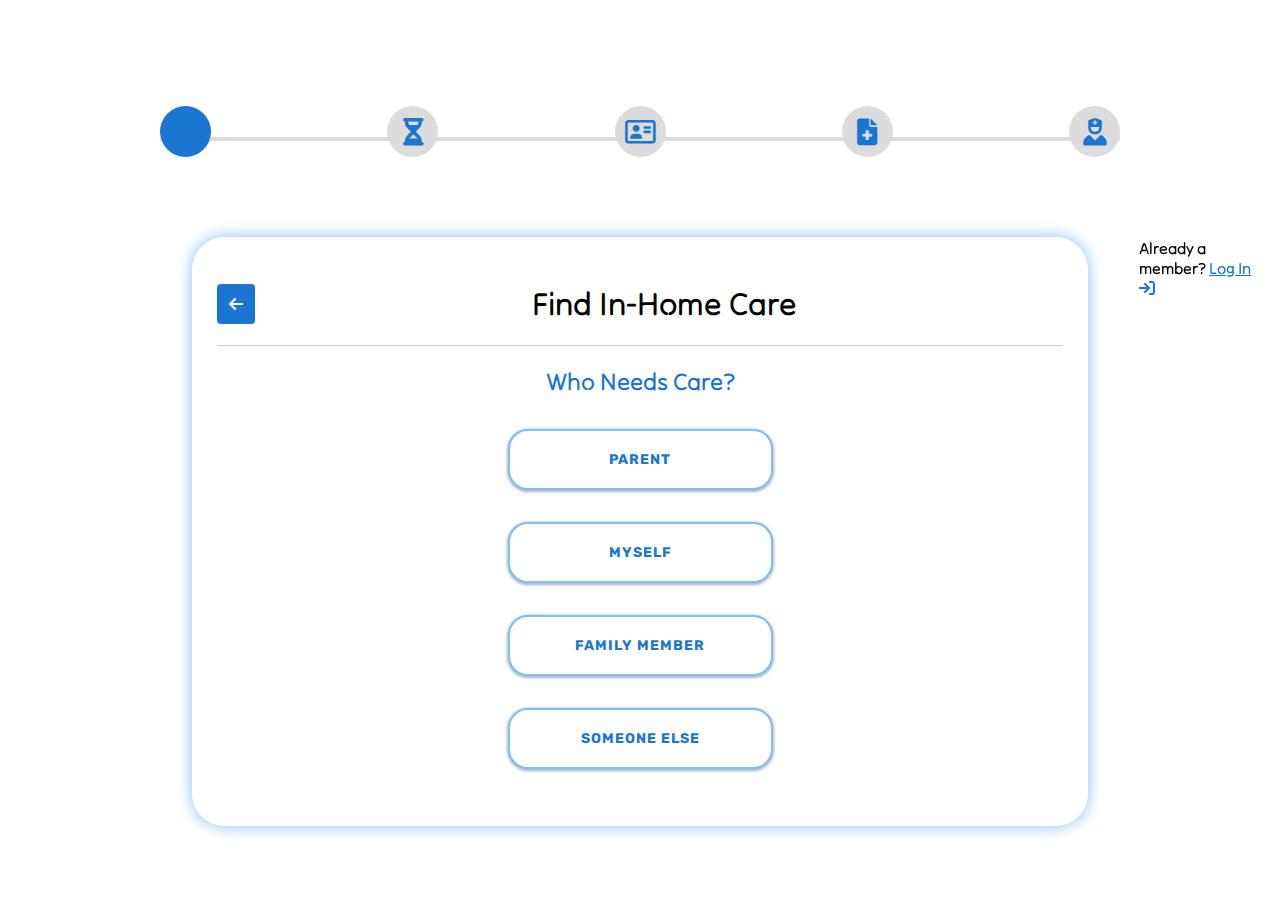
<file: CareLink 2/Form1.html>
<!DOCTYPE html>
<html lang="en">
  <head>
    <meta charset="UTF-8" />
    <meta http-equiv="X-UA-Compatible" content="IE=edge" />
    <meta name="viewport" content="width=device-width, initial-scale=1.0" />
    <link rel="stylesheet" href="FormStyle.css" />
    <script src="FormScript.js" defer></script>
    <title>Find in-home care</title>
    <link rel="stylesheet" href="https://cdnjs.cloudflare.com/ajax/libs/font-awesome/6.0.0-beta3/css/all.min.css">
    <link rel="stylesheet" href="https://fonts.googleapis.com/css2?family=Roboto:wght@300&display=swap">
    <link rel="preconnect" href="https://fonts.googleapis.com">
    <link rel="preconnect" href="https://fonts.gstatic.com" crossorigin>
    <link href="https://fonts.googleapis.com/css2?family=Roboto:ital,wght@0,300;1,300&family=Tilt+Neon&display=swap" rel="stylesheet">
    <link rel="preconnect" href="https://fonts.googleapis.com">
<link rel="preconnect" href="https://fonts.gstatic.com" crossorigin>
<link href="https://fonts.googleapis.com/css2?family=Roboto:ital,wght@0,300;1,300&family=Rubik:wght@300&family=Tilt+Neon&display=swap" rel="stylesheet">
  </head>
  <body>
   
  
  
    <div class="progressbar">
      <div class="progress" id="progress"></div>
  
      <div class="progress-step progress-step-active">
        <i class="fa-regular fa-user"></i>
      </div>
      <div class="progress-step">
        <i class="fa-solid fa-hourglass-half"></i>
      </div>
      <div class="progress-step">
        <i class="fa-regular fa-address-card"></i>
      </div>
  
      <div class="progress-step">
        <i class="fa-solid fa-file-medical"></i>
      </div>
      <div class="progress-step">
        <i class="fa-solid fa-user-nurse"></i>
      </div>
  
    </div>

    <div class="fixed-div">
      <span>Already a member?</span>
      <a href="login.html">Log In  </a><i class="fa-solid fa-arrow-right-to-bracket"></i>
    </div>
  
    <form class="form">
      <div class="header">
        <i class="arrow-prev btn btn-prev fa-solid fa-arrow-left"></i>
        <h1 class="form-title text-center">Find In-Home Care</h1>
      </div>
  
      <!-- Steps -->
      <div class="form-step form-step-active">
        <h2>Who Needs Care?</h2>
        <div class="input-group">
          <button class="select-btn btn btn-next" type="button">Parent</button>
        </div>
        <div class="input-group">
          <button class="select-btn btn btn-next" type="button">Myself</button>
        </div>
        <div class="input-group">
          <button class="select-btn btn btn-next" type="button">Family Member</button>
        </div>
        <div class="input-group">
          <button class="select-btn btn btn-next" type="button">Someone Else</button>
        </div>
      </div>
      </div>
      <div class="form-step">
        <h2>How Soon Do You Need Care?</h2>
        <div class="input-group">
          <button class="select-btn btn btn-next" type="button">Urgently (Within a week)</button>
        </div>
        <div class="input-group">
          <button class="select-btn btn btn-next" type="button">Soon (Within a month)</button>
        </div>
        <div class="input-group">
          <button class="select-btn btn btn-next" type="button">Not urgent (Within a few months)</button>
        </div>
      </div>
      <div class="form-step">
        <h2>Personal information : </h2>
        <div class="input-group ">
          <label for="FullName">Full Name</label>
          <input type="text"  name="FullName" id="FullName" onkeydown="focusNext(event, 'Bdate')"/>
          <i class="fa-regular fa-circle-check"></i>
          <i class="fa-regular fa-circle-xmark"></i>
          <small>Error</small>
        </div>
        <div class="input-group ">
          <label for="Bdate">Date Of Birth</label>
          <br>
          <br>
          <br>
          <input type="date" id="Bdate" onkeydown="focusNext(event, 'age')">
          <i class="fa-regular fa-circle-check"></i>
          <i class="fa-regular fa-circle-xmark"></i>
          <small>Error</small>
        </div>
        <div class="input-group ">
          <label for="phone">Phone Number</label>
          <input type="text" placeholder="+213" name="phone" id="phone" maxlength="10" onkeydown="focusNext(event, 'email')"/>
          <i class="fa-regular fa-circle-check"></i>
          <i class="fa-regular fa-circle-xmark"></i>
          <small>Error</small>
        </div>
        <div class="input-group ">
          <label for="email">Email Address</label>
          <input type="text" name="email" id="email" onkeydown="focusNext(event, 'postcode')" />
          <i class="fa-regular fa-circle-check"></i>
          <i class="fa-regular fa-circle-xmark"></i>
          <small>Error</small>
        </div>
        <div class="input-group ">
          <label for="postcode">Post Code</label>
          <input type="text" name="postcode" id="postcode" minlength="5" maxlength="5"/>
          <i class="fa-regular fa-circle-check"></i>
          <i class="fa-regular fa-circle-xmark"></i>
          <small>Error</small>
        </div>
        <div class="btns-group ">
          <i class="arrow-next btn btn-next fa-solid fa-arrow-right"></i>
        </div>
      </div>
      <div class="form-step">
        <h4 id="category">Select your category :</h4>
        <div class="holder">
          <div class="checkbox">
            <input name="category" type="checkbox" class="check" id="category1" />
            <label for="category1" class="label">
              <svg width="50" height="50" viewbox="0 0 100 100">
                <rect x="30" y="20" width="50" height="50" stroke="black" fill="none" />
                <g transform="translate(0,-952.36222)">
                  <path d="m 56,963 c -102,122 6,9 7,9 17,-5 -66,69 -38,52 122,-77 -7,14 18,4 29,-11 45,-43 23,-4 "
                    stroke="#1A76D1" stroke-width="3" fill="none" class="path1" />
                </g>
              </svg>
              <span>Elderly Care</span>
            </label>
          </div>
          <div class="checkbox">
            <input name="category" type="checkbox" class="check" id="category2" />
            <label for="category2" class="label">
              <svg width="50" height="50" viewbox="0 0 100 100">
                <rect x="30" y="20" width="50" height="50" stroke="black" fill="none" />
                <g transform="translate(0,-952.36222)">
                  <path d="m 56,963 c -102,122 6,9 7,9 17,-5 -66,69 -38,52 122,-77 -7,14 18,4 29,-11 45,-43 23,-4 "
                    stroke="#1A76D1" stroke-width="3" fill="none" class="path1" />
                </g>
              </svg>
              <span>People with disabilities Care</span>
            </label>
          </div>
          <div class="checkbox" >
            <input name="category" type="checkbox" class="check" id="category3" />
            <label for="category3" class="label" >
              <svg width="50" height="50" viewbox="0 0 100 100">
                <rect x="30" y="20" width="50" height="50" stroke="black" fill="none" />
                <g transform="translate(0,-952.36222)">
                  <path d="m 56,963 c -102,122 6,9 7,9 17,-5 -66,69 -38,52 122,-77 -7,14 18,4 29,-11 45,-43 23,-4 "
                    stroke="#1A76D1" stroke-width="3" fill="none" class="path1" />
                </g>
              </svg>
              <span >Post-Surgery Care </span>
            </label>
          </div>
          <div class="checkbox">
            <input name="category" type="checkbox" class="check" id="category4" />
            <label for="category4" class="label">
              <svg width="50" height="50" viewbox="0 0 100 100">
                <rect x="30" y="20" width="50" height="50" stroke="black" fill="none" />
                <g transform="translate(0,-952.36222)">
                  <path d="m 56,963 c -102,122 6,9 7,9 17,-5 -66,69 -38,52 122,-77 -7,14 18,4 29,-11 45,-43 23,-4 "
                    stroke="#1A76D1" stroke-width="3" fill="none" class="path1" />
                </g>
              </svg>
              <span>Children Care</span>
            </label>
          </div>
        </div>
        
        <div class="input-group  Description">
          <h4 class="dscrpt">Situation Description </h4>
          <textarea rows="4" cols="50"></textarea>
          <i class="fa-regular fa-circle-check"></i>
          <i class="fa-regular fa-circle-xmark"></i>
          <small>Error</small>
        </div>
        <div class="btns-group">
          <i class=" arrow-next btn btn-next fa-solid fa-arrow-right"></i>
        </div>
      </div>
      <div class="form-step">
        <h2>About The Caregiver</h2>
      
        <h4 id="gender">Specify The Budget</h4>
        <div class="holder">
          <div class="checkbox">
            <input name="budget" type="checkbox" class="check" id="check1" />
            <label for="check1" class="label">
              <svg width="50" height="50" viewbox="0 0 100 100">
                <rect x="20" y="20" width="50" height="50" stroke="black" fill="none" />
                <g transform="translate(0,-952.36222)">
                  <path d="m 56,963 c -102,122 6,9 7,9 17,-5 -66,69 -38,52 122,-77 -7,14 18,4 29,-11 45,-43 23,-4 "
                    stroke="#1A76D1" stroke-width="3" fill="none" class="path1" />
                </g>
              </svg>
              <span>Below 3 Million DA</span>
            </label>
          </div>
          <div class="checkbox">
            <input name="budget" type="checkbox" class="check" id="check2" />
            <label for="check2" class="label">
              <svg width="50" height="50" viewbox="0 0 100 100">
                <rect x="30" y="20" width="50" height="50" stroke="black" fill="none" />
                <g transform="translate(0,-952.36222)">
                  <path d="m 56,963 c -102,122 6,9 7,9 17,-5 -66,69 -38,52 122,-77 -7,14 18,4 29,-11 45,-43 23,-4 "
                    stroke="#1A76D1" stroke-width="3" fill="none" class="path1" />
                </g>
              </svg>
              <span>3 Million DA - 5 Million DA</span>
            </label>
          </div>
          <div class="checkbox">
            <input name="budget" type="checkbox" class="check" id="check3" />
            <label for="check3" class="label">
              <svg width="50" height="50" viewbox="0 0 100 100">
                <rect x="30" y="20" width="50" height="50" stroke="black" fill="none" />
                <g transform="translate(0,-952.36222)">
                  <path d="m 56,963 c -102,122 6,9 7,9 17,-5 -66,69 -38,52 122,-77 -7,14 18,4 29,-11 45,-43 23,-4 "
                    stroke="#1A76D1" stroke-width="3" fill="none" class="path1" />
                </g>
              </svg>
              <span>Exceeding 5 Million DA</span>
            </label>
          </div>
        </div>
      
        <br>
      
        <h4 id="gender">Gender</h4>
        <div class="holder">
          <div class="checkbox">
            <input name="gender" type="checkbox" class="check" id="check4" />
            <label for="check4" class="label">
              <svg width="50" height="50" viewbox="0 0 100 100">
                <rect x="30" y="20" width="50" height="50" stroke="black" fill="none" />
                <g transform="translate(0,-952.36222)">
                  <path d="m 56,963 c -102,122 6,9 7,9 17,-5 -66,69 -38,52 122,-77 -7,14 18,4 29,-11 45,-43 23,-4 "
                    stroke="#1A76D1" stroke-width="3" fill="none" class="path1" />
                </g>
              </svg>
              <span>Male</span>
            </label>
          </div>
          <div class="checkbox">
            <input name="gender" type="checkbox" class="check" id="check5" />
            <label for="check5" class="label">
              <svg width="50" height="50" viewbox="0 0 100 100">
                <rect x="30" y="20" width="50" height="50" stroke="black" fill="none" />
                <g transform="translate(0,-952.36222)">
                  <path d="m 56,963 c -102,122 6,9 7,9 17,-5 -66,69 -38,52 122,-77 -7,14 18,4 29,-11 45,-43 23,-4 "
                    stroke="#1A76D1" stroke-width="3" fill="none" class="path1" />
                </g>
              </svg>
              <span>Female</span>
            </label>
          </div>
          <div class="checkbox">
            <input name="gender" type="checkbox" class="check" id="check6" />
            <label for="check6" class="label">
              <svg width="50" height="50" viewbox="0 0 100 100">
                <rect x="30" y="20" width="50" height="50" stroke="black" fill="none" />
                <g transform="translate(0,-952.36222)">
                  <path d="m 56,963 c -102,122 6,9 7,9 17,-5 -66,69 -38,52 122,-77 -7,14 18,4 29,-11 45,-43 23,-4 "
                    stroke="#1A76D1" stroke-width="3" fill="none" class="path1" />
                </g>
              </svg>
              <span>No Preference</span>
            </label>
          </div>
        </div>
      
      
      
        <h4 id="certification">certification</h4>
        <div class="holder">
          <div class="checkbox">
            <input name="certification" type="checkbox" class="check" id="check7" />
            <label for="check7" class="label">
              <svg width="50" height="50" viewbox="0 0 100 100">
                <rect x="30" y="20" width="50" height="50" stroke="black" fill="none" />
                <g transform="translate(0,-952.36222)">
                  <path d="m 56,963 c -102,122 6,9 7,9 17,-5 -66,69 -38,52 122,-77 -7,14 18,4 29,-11 45,-43 23,-4 "
                    stroke="#1A76D1" stroke-width="3" fill="none" class="path1" />
                </g>
              </svg>
              <span>Certified</span>
            </label>
          </div>
          <div class="checkbox">
            <input name="certification" type="checkbox" class="check" id="check8" />
            <label for="check8" class="label">
              <svg width="50" height="50" viewbox="0 0 100 100">
                <rect x="30" y="20" width="50" height="50" stroke="black" fill="none" />
                <g transform="translate(0,-952.36222)">
                  <path d="m 56,963 c -102,122 6,9 7,9 17,-5 -66,69 -38,52 122,-77 -7,14 18,4 29,-11 45,-43 23,-4 "
                    stroke="#1A76D1" stroke-width="3" fill="none" class="path1" />
                </g>
              </svg>
              <span>Not Certified</span>
            </label>
          </div>
        </div>
      
        <div class="btns-group">
          <button class="submit" id="submitButton1" type="button">Submit</button>
        </div>
      </div>
    </form>
    
  </body>
  
  </html>
</file>
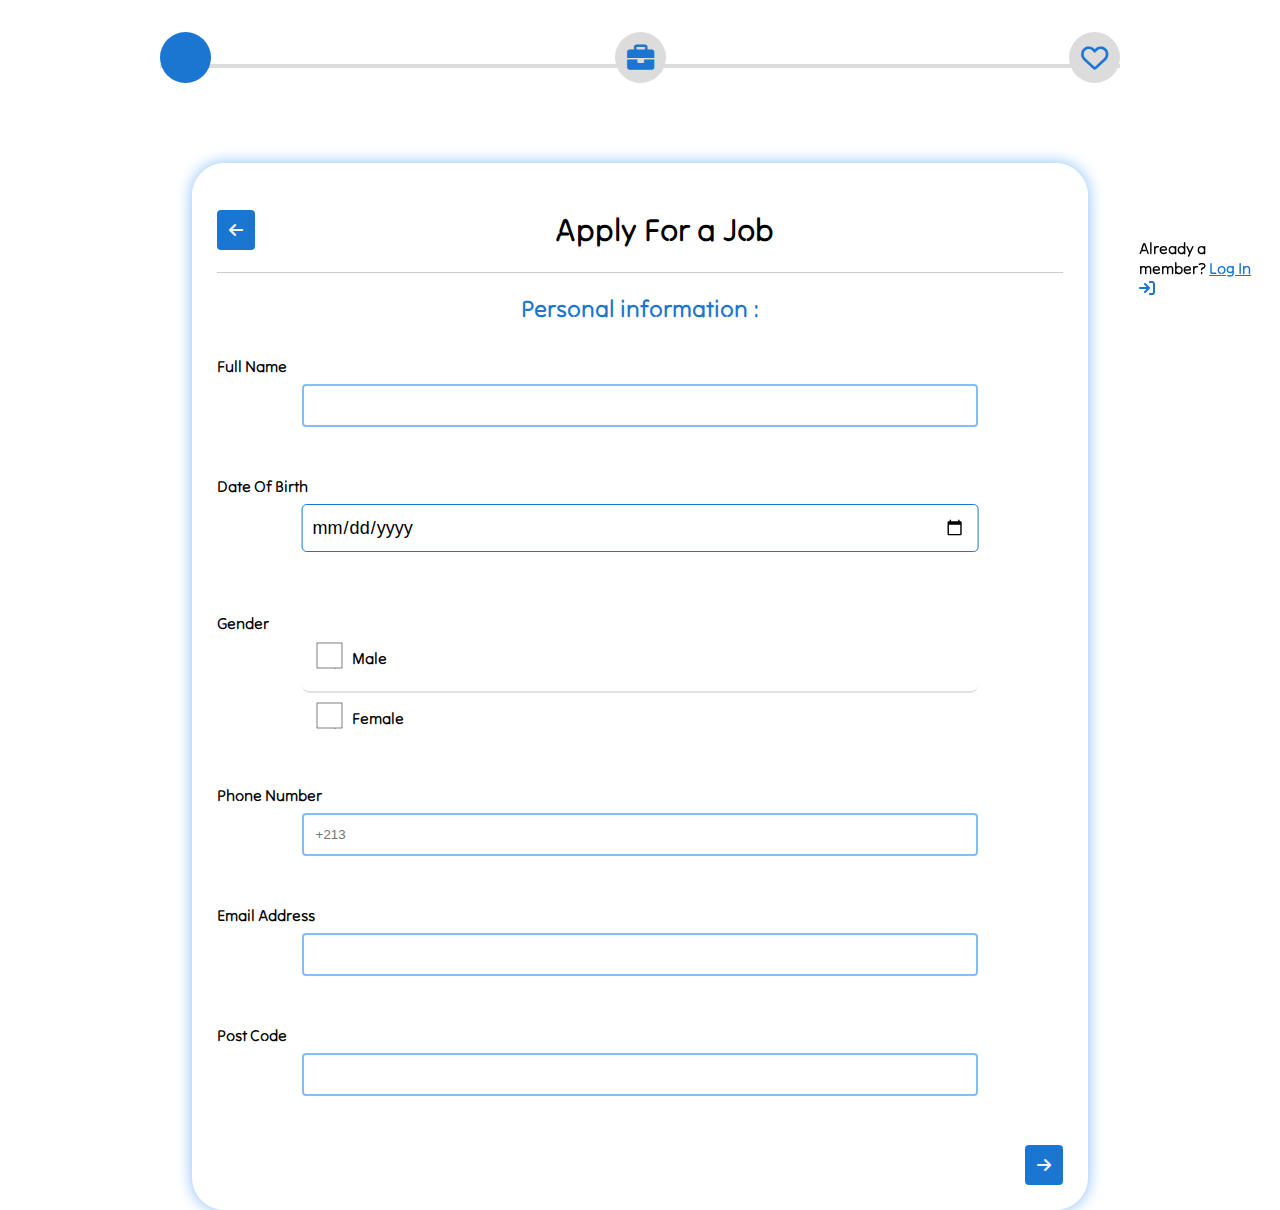
<file: CareLink 2/Form2.html>
<!DOCTYPE html>
<html lang="en">

<head>
  <meta charset="UTF-8" />
  <meta http-equiv="X-UA-Compatible" content="IE=edge" />
  <meta name="viewport" content="width=device-width, initial-scale=1.0" />
  <link rel="stylesheet" href="FormStyle.css" />
  <script src="FormScript.js" defer></script>
  <title>Apply for Job</title>
  <link rel="stylesheet" href="https://cdnjs.cloudflare.com/ajax/libs/font-awesome/6.0.0-beta3/css/all.min.css">
  <link rel="stylesheet" hrsef="https://fonts.googleapis.com/css2?family=Roboto:wght@300&display=swap">
  <link rel="preconnect" href="https://fonts.googleapis.com">
  <link rel="preconnect" href="https://fonts.gstatic.com" crossorigin>
  <link href="https://fonts.googleapis.com/css2?family=Roboto:ital,wght@0,300;1,300&family=Tilt+Neon&display=swap" rel="stylesheet">
  <script src="https://ajax.googleapis.com/ajax/libs/jquery/3.1.0/jquery.min.js"></script>
  <link href="https://maxcdn.bootstrapcdn.com/font-awesome/4.7.0/css/font-awesome.min.css" rel="stylesheet">

</head>

<body>


  <div class="progressbar">
    <div class="progress" id="progress"></div>

    <div class="progress-step progress-step-active">
      <i class="fa-regular fa-user"></i>
    </div>
    <div class="progress-step">
      <i class="fa-solid fa-briefcase"></i>
    </div>
    <div class="progress-step">
      <i class="fa-regular fa-heart"></i>
    </div>

  </div>

  <div class="fixed-div">
    <span>Already a member?</span>
    <a href="login.html">Log In  </a><i class="fa-solid fa-arrow-right-to-bracket"></i>
  </div>


  <form class="form">
    <div class="header">
      <i class="arrow-prev btn btn-prev fa-solid fa-arrow-left"></i>
      <h1 class="text-center">Apply For a Job </h1>
    </div>

    <div class="form-step form-step-active">
      <h2>Personal information : </h2>
      <div class="input-group ">
        <label for="FullName">Full Name</label>
        <input type="text" name="FullName" id="FullName" onkeydown="focusNext(event, 'Bdate')" />
        <i class="fa-regular fa-circle-check"></i>
        <i class="fa-regular fa-circle-xmark"></i>
        <small>Error</small>
      </div>
      <div class="input-group ">
        <label for="Bdate">Date Of Birth</label>
        <br>
        <br>
        <br>
        <input type="date" id="Bdate" onkeydown="focusNext(event, 'gender')">
        <i class="fa-regular fa-circle-check"></i>
        <i class="fa-regular fa-circle-xmark"></i>
        <small>Error</small>
      </div>

      <label for="gender">Gender</label>
      <div class="holder" id="gender" onkeydown="focusNext(event, 'phone')">
        <div class="checkbox">
          <input name="gender" type="checkbox" class="check" id="check4" />
          <label for="check4" class="label">
            <svg width="50" height="50" viewbox="0 0 100 100">
              <rect x="30" y="20" width="50" height="50" stroke="black" fill="none" />
              <g transform="translate(0,-952.36222)">
                <path d="m 56,963 c -102,122 6,9 7,9 17,-5 -66,69 -38,52 122,-77 -7,14 18,4 29,-11 45,-43 23,-4 "
                  stroke="#1A76D1" stroke-width="3" fill="none" class="path1" />
              </g>
            </svg>
            <span>Male</span>
          </label>
        </div>
        <div class="checkbox">
          <input name="gender" type="checkbox" class="check" id="check5" />
          <label for="check5" class="label">
            <svg width="50" height="50" viewbox="0 0 100 100">
              <rect x="30" y="20" width="50" height="50" stroke="black" fill="none" />
              <g transform="translate(0,-952.36222)">
                <path d="m 56,963 c -102,122 6,9 7,9 17,-5 -66,69 -38,52 122,-77 -7,14 18,4 29,-11 45,-43 23,-4 "
                  stroke="#1A76D1" stroke-width="3" fill="none" class="path1" />
              </g>
            </svg>
            <span>Female</span>
          </label>
        </div>
      </div>

      <div class="input-group ">
        <label for="phone">Phone Number</label>
        <input type="text" placeholder="+213" name="phone" id="phone" maxlength="10"
          onkeydown="focusNext(event, 'email')" />
        <i class="fa-regular fa-circle-check"></i>
        <i class="fa-regular fa-circle-xmark"></i>
        <small>Error</small>
      </div>
      <div class="input-group ">
        <label for="email">Email Address</label>
        <input type="text" name="email" id="email" onkeydown="focusNext(event, 'postcode')" />
        <i class="fa-regular fa-circle-check"></i>
        <i class="fa-regular fa-circle-xmark"></i>
        <small>Error</small>
      </div>
      <div class="input-group ">
        <label for="postcode">Post Code</label>
        <input type="text" name="postcode" id="postcode" minlength="5" maxlength="5" />
        <i class="fa-regular fa-circle-check"></i>
        <i class="fa-regular fa-circle-xmark"></i>
        <small>Error</small>
      </div>
      <div class="btns-group ">
        <i class="arrow-next btn btn-next fa-solid fa-arrow-right"></i>
      </div>
    </div>
    <div class="form-step">

      <h3>Have you ever had experience working as a caregiver? </h3>
      <div class="holder yesOrNo">
        <div class="checkbox">
          <input name="Caregiver" type="checkbox" class="check" id="yes" />
          <label for="yes" class="label">
            <svg width="50" height="50" viewbox="0 0 100 100">
              <rect x="30" y="20" width="50" height="50" stroke="black" fill="none" />
              <g transform="translate(0,-952.36222)">
                <path d="m 56,963 c -102,122 6,9 7,9 17,-5 -66,69 -38,52 122,-77 -7,14 18,4 29,-11 45,-43 23,-4 "
                  stroke="#1A76D1" stroke-width="3" fill="none" class="path1" />
              </g>
            </svg>
            <span>Yes</span>
          </label>
        </div>
        <div class="checkbox">
          <input name="Caregiver" type="checkbox" class="check" id="No" />
          <label for="No" class="label">
            <svg width="50" height="50" viewbox="0 0 100 100">
              <rect x="30" y="20" width="50" height="50" stroke="black" fill="none" />
              <g transform="translate(0,-952.36222)">
                <path d="m 56,963 c -102,122 6,9 7,9 17,-5 -66,69 -38,52 122,-77 -7,14 18,4 29,-11 45,-43 23,-4 "
                  stroke="#1A76D1" stroke-width="3" fill="none" class="path1" />
              </g>
            </svg>
            <span>No</span>
          </label>
        </div>
      </div>
      <div class="input-group">
        <h3 class="dscrpt">Experiences Overview </h3>
        <textarea></textarea>
      </div>
      <h3>Will you be seeking employment as a:</h3>
      <div class="holder">
        <div class="checkbox">
          <input name="certification" type="checkbox" class="check" id="check7" />
          <label for="check7" class="label">
            <svg width="50" height="50" viewbox="0 0 100 100">
              <rect x="30" y="20" width="50" height="50" stroke="black" fill="none" />
              <g transform="translate(0,-952.36222)">
                <path d="m 56,963 c -102,122 6,9 7,9 17,-5 -66,69 -38,52 122,-77 -7,14 18,4 29,-11 45,-43 23,-4 "
                  stroke="#1A76D1" stroke-width="3" fill="none" class="path1" />
              </g>
            </svg>
            <span>Certified Caregiver <p style="font-size: xx-small;">(Nursing Assistant, Medical Assistant, Home Health
                Aide..)</p></span>
          </label>
        </div>
        <div class="checkbox">
          <input name="certification" type="checkbox" class="check" id="check8" />
          <label for="check8" class="label">
            <svg width="50" height="50" viewbox="0 0 100 100">
              <rect x="30" y="20" width="50" height="50" stroke="black" fill="none" />
              <g transform="translate(0,-952.36222)">
                <path d="m 56,963 c -102,122 6,9 7,9 17,-5 -66,69 -38,52 122,-77 -7,14 18,4 29,-11 45,-43 23,-4 "
                  stroke="#1A76D1" stroke-width="3" fill="none" class="path1" />
              </g>
            </svg>
            <span>Non-Certified Caregiver</span>
          </label>
        </div>
      </div>
      <div class="input-group">
        <h3 for="file">Add your certification:</h3>
        <input type="file" id="fileInput" style="display: none;">
        <button type="button" class="button" id="filebutton" onclick="document.getElementById('fileInput').click();">
          <i class="fa-solid fa-file-arrow-up"></i> <span id="filetext">Select File</span>
        </button>

      </div>
      <h3 id="category">Select A category :</h3>
      <div class="holder">
        <div class="checkbox">
          <input name="category" type="checkbox" class="check" id="category1" />
          <label for="category1" class="label">
            <svg width="50" height="50" viewbox="0 0 100 100">
              <rect x="30" y="20" width="50" height="50" stroke="black" fill="none" />
              <g transform="translate(0,-952.36222)">
                <path d="m 56,963 c -102,122 6,9 7,9 17,-5 -66,69 -38,52 122,-77 -7,14 18,4 29,-11 45,-43 23,-4 "
                  stroke="#1A76D1" stroke-width="3" fill="none" class="path1" />
              </g>
            </svg>
            <span>Elderly Care</span>
          </label>
        </div>
        <div class="checkbox">
          <input name="category" type="checkbox" class="check" id="category2" />
          <label for="category2" class="label">
            <svg width="50" height="50" viewbox="0 0 100 100">
              <rect x="30" y="20" width="50" height="50" stroke="black" fill="none" />
              <g transform="translate(0,-952.36222)">
                <path d="m 56,963 c -102,122 6,9 7,9 17,-5 -66,69 -38,52 122,-77 -7,14 18,4 29,-11 45,-43 23,-4 "
                  stroke="#1A76D1" stroke-width="3" fill="none" class="path1" />
              </g>
            </svg>
            <span>People with disabilities Care</span>
          </label>
        </div>
        <div class="checkbox">
          <input name="category" type="checkbox" class="check" id="category3" />
          <label for="category3" class="label">
            <svg width="50" height="50" viewbox="0 0 100 100">
              <rect x="30" y="20" width="50" height="50" stroke="black" fill="none" />
              <g transform="translate(0,-952.36222)">
                <path d="m 56,963 c -102,122 6,9 7,9 17,-5 -66,69 -38,52 122,-77 -7,14 18,4 29,-11 45,-43 23,-4 "
                  stroke="#1A76D1" stroke-width="3" fill="none" class="path1" />
              </g>
            </svg>
            <span>Post-Surgery Care </span>
          </label>
        </div>
        <div class="checkbox">
          <input name="category" type="checkbox" class="check" id="category4" />
          <label for="category4" class="label">
            <svg width="50" height="50" viewbox="0 0 100 100">
              <rect x="30" y="20" width="50" height="50" stroke="black" fill="none" />
              <g transform="translate(0,-952.36222)">
                <path d="m 56,963 c -102,122 6,9 7,9 17,-5 -66,69 -38,52 122,-77 -7,14 18,4 29,-11 45,-43 23,-4 "
                  stroke="#1A76D1" stroke-width="3" fill="none" class="path1" />
              </g>
            </svg>
            <span>Children Care</span>
          </label>
        </div>
      </div>

      <div class="btns-group">
        <i class=" arrow-next btn btn-next fa-solid fa-arrow-right"></i>
      </div>
    </div>

    <div class="form-step">
      <h3 id="category">Select your Skills :</h3>
      <div class="holder">
        <div class="checkbox">
          <input type="checkbox" class="check" id="skill1" />
          <label for="skill1" class="label">
            <svg width="50" height="50" viewbox="0 0 100 100">
              <rect x="30" y="20" width="50" height="50" stroke="black" fill="none" />
              <g transform="translate(0,-952.36222)">
                <path d="m 56,963 c -102,122 6,9 7,9 17,-5 -66,69 -38,52 122,-77 -7,14 18,4 29,-11 45,-43 23,-4 "
                  stroke="#1A76D1" stroke-width="3" fill="none" class="path1" />
              </g>
            </svg>
            <span>Empathetic Compassion</span>
          </label>
        </div>
        <div class="checkbox">
          <input type="checkbox" class="check" id="skill2" />
          <label for="skill2" class="label">
            <svg width="50" height="50" viewbox="0 0 100 100">
              <rect x="30" y="20" width="50" height="50" stroke="black" fill="none" />
              <g transform="translate(0,-952.36222)">
                <path d="m 56,963 c -102,122 6,9 7,9 17,-5 -66,69 -38,52 122,-77 -7,14 18,4 29,-11 45,-43 23,-4 "
                  stroke="#1A76D1" stroke-width="3" fill="none" class="path1" />
              </g>
            </svg>
            <span>Effective Communication</span>
          </label>
        </div>
        <div class="checkbox">
          <input type="checkbox" class="check" id="skill3" />
          <label for="skill3" class="label">
            <svg width="50" height="50" viewbox="0 0 100 100">
              <rect x="30" y="20" width="50" height="50" stroke="black" fill="none" />
              <g transform="translate(0,-952.36222)">
                <path d="m 56,963 c -102,122 6,9 7,9 17,-5 -66,69 -38,52 122,-77 -7,14 18,4 29,-11 45,-43 23,-4 "
                  stroke="#1A76D1" stroke-width="3" fill="none" class="path1" />
              </g>
            </svg>
            <span>Comprehensive Patient Care </span>
          </label>
        </div>
        <div class="checkbox">
          <input type="checkbox" class="check" id="skill4" />
          <label for="skill4" class="label">
            <svg width="50" height="50" viewbox="0 0 100 100">
              <rect x="30" y="20" width="50" height="50" stroke="black" fill="none" />
              <g transform="translate(0,-952.36222)">
                <path d="m 56,963 c -102,122 6,9 7,9 17,-5 -66,69 -38,52 122,-77 -7,14 18,4 29,-11 45,-43 23,-4 "
                  stroke="#1A76D1" stroke-width="3" fill="none" class="path1" />
              </g>
            </svg>
            <span>Adaptive Problem-Solving</span>
          </label>
        </div>
        <div class="checkbox">
          <input type="checkbox" class="check" id="skill5" />
          <label for="skill5" class="label">
            <svg width="50" height="50" viewbox="0 0 100 100">
              <rect x="30" y="20" width="50" height="50" stroke="black" fill="none" />
              <g transform="translate(0,-952.36222)">
                <path d="m 56,963 c -102,122 6,9 7,9 17,-5 -66,69 -38,52 122,-77 -7,14 18,4 29,-11 45,-43 23,-4 "
                  stroke="#1A76D1" stroke-width="3" fill="none" class="path1" />
              </g>
            </svg>
            <span>Meticulous Record-Keeping</span>
          </label>
        </div>
      </div>
      <h3 id="category">Your Availability</h3>
      <div class="input-group">
        <span>
          <bold>Days :</bold> From
        </span>
        <input type="text" placeholder="Sunday" id="startDay" style="display: inline;">
        <span> To </span>
        <input type="text" placeholder="Saturday" id="endDay" style="display: inline;">
      </div>

      <div class="input-group">
        <span>
          <bold>Hours :</bold> From
        </span>
        <input type="time" class="time-pickable " style="display: inline; width:35%;">
        <span> To </span>
        <input type="time" class="time-pickable" style="display: inline; width:35%; ">
      </div>
      <div class="btns-group">
        <a href="ThankYouPage2.html"><button class="submit" id="submitButton2" type="button">Submit</button></a>
      </div>
    </div>
    </div>
  </form>
</body>

</html>
</file>
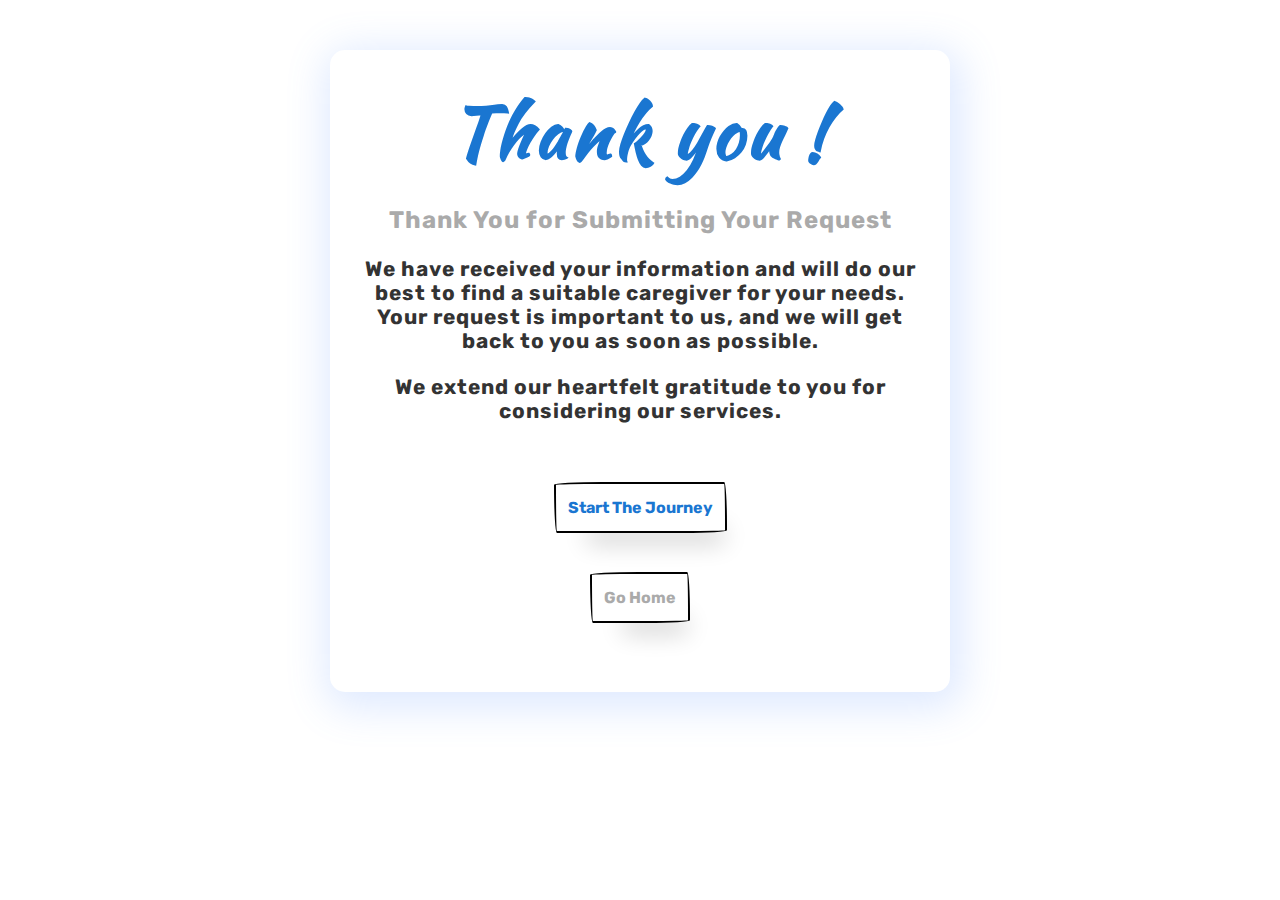
<file: CareLink 2/ThankYouPage1.html>
<!DOCTYPE html>
<html lang="en">
<head>
    <meta charset="UTF-8">
    <meta name="viewport" content="width=device-width, initial-scale=1.0">
    <title>Document</title>
    <link rel="stylesheet" href="ThankYouPage.css">
    <link rel="preconnect" href="https://fonts.googleapis.com">
<link rel="preconnect" href="https://fonts.gstatic.com" crossorigin>
<link href="https://fonts.googleapis.com/css2?family=Roboto:ital,wght@0,300;1,300&family=Rubik:wght@300&family=Tilt+Neon&display=swap" rel="stylesheet">
</head>
<body>


<div class=content>
    <div class="wrapper-1">
      <div class="wrapper-2">
        <h1>Thank you !</h1>
        <p class="subtitle">Thank You for Submitting Your Request</p>
        <p>We have received your information and will do our best to find a suitable caregiver for your needs. Your request is important to us, and we will get back to you as soon as possible.</p>
        <p>We extend our heartfelt gratitude to you for considering our services.</p>
        <br>
        <br>
        <a href="feed.html" ><button class="start" role="button" >Start The Journey</button></a>
        <br>
        <a href="home.html" ><button class="go-home" role="button">Go Home</button></a>
      </div>
      
  </div>
</div>
  
  
  
  <link href="https://fonts.googleapis.com/css?family=Kaushan+Script|Source+Sans+Pro" rel="stylesheet">

</body>
</html>
</file>
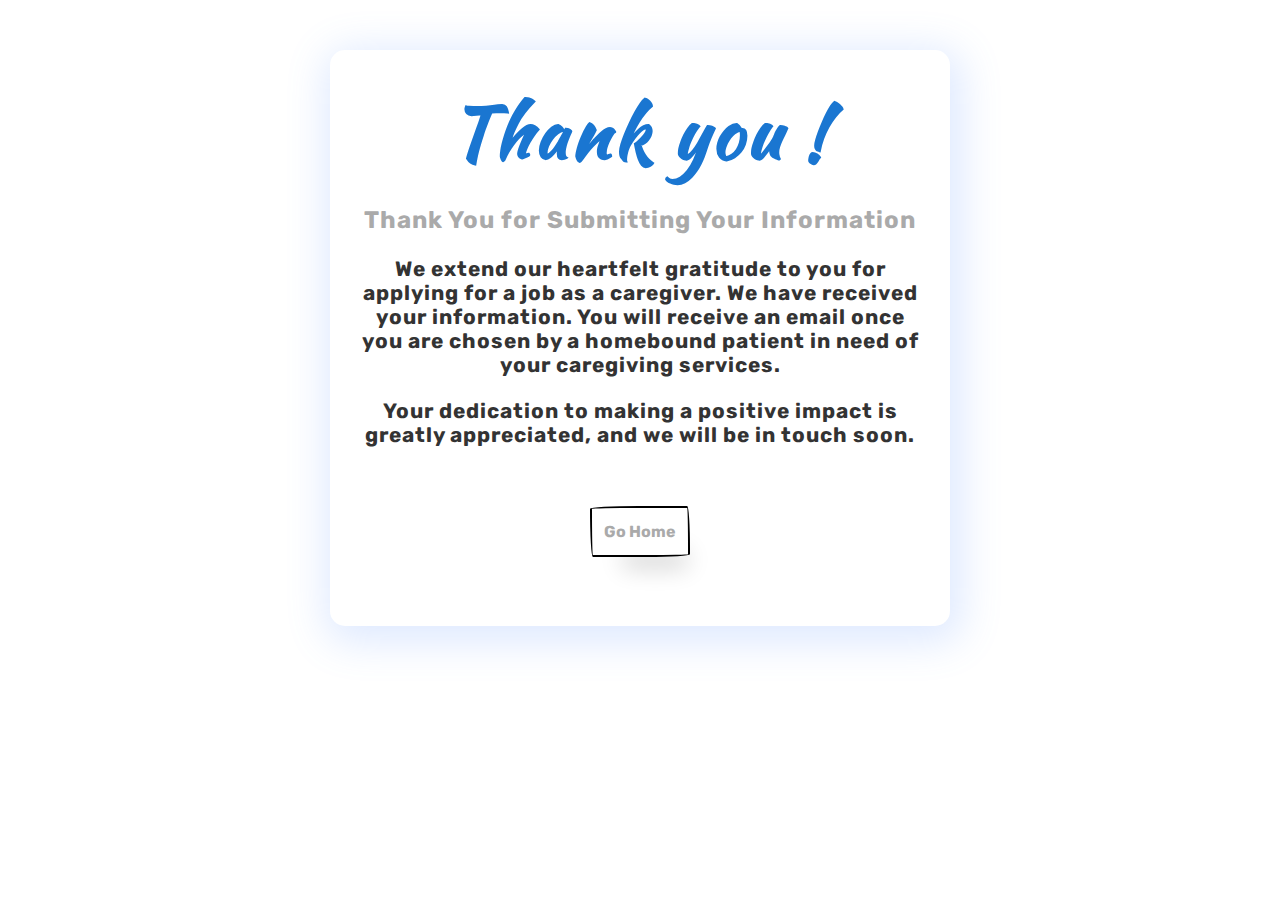
<file: CareLink 2/ThankYouPage2.html>
<!DOCTYPE html>
<html lang="en">
<head>
    <meta charset="UTF-8">
    <meta name="viewport" content="width=device-width, initial-scale=1.0">
    <title>Document</title>
    <link rel="stylesheet" href="ThankYouPage.css">
    <link rel="preconnect" href="https://fonts.googleapis.com">
<link rel="preconnect" href="https://fonts.gstatic.com" crossorigin>
<link href="https://fonts.googleapis.com/css2?family=Roboto:ital,wght@0,300;1,300&family=Rubik:wght@300&family=Tilt+Neon&display=swap" rel="stylesheet">
</head>
<body>


<div class=content>
    <div class="wrapper-1">
      <div class="wrapper-2">
        <h1>Thank you !</h1>
        <p class="subtitle">Thank You for Submitting Your Information</p>
        <p>We extend our heartfelt gratitude to you for applying for a job as a caregiver. We have received your information. You will receive an email once you are chosen by a homebound patient in need of your caregiving services.</p>
        <p>Your dedication to making a positive impact is greatly appreciated, and we will be in touch soon.</p>
        <br>
        <br>
        <a href="home.html" ><button class="go-home" role="button">Go Home</button></a>
      </div>
      
  </div>
</div>
  
  
  
  <link href="https://fonts.googleapis.com/css?family=Kaushan+Script|Source+Sans+Pro" rel="stylesheet">

</body>
</html>
</file>
<file: CareLink 2/FormStyle.css>
/* Global styles */
:root {
  --primary-color: #1A76D1;
  --secondary-color: #83bdf8;
}

*,
*::before,
*::after {
  box-sizing: border-box;
}

body {
  font-family: 'Tilt Neon', sans-serif;
  flex-direction: column;
  display: flex;
  justify-content: center;
  align-items: center;
  min-height: 100vh;
  margin: 0;
}

/* log In*/
.fixed-div {
  position: fixed;
  top: 25%;
  right: 0;
  width: 12%;
  padding: 0.8em;
  font-weight: bold;
}

.fixed-div a, i{
  color: var(--primary-color);
  
}


/* Form styles */

.form {
  width: 70%;
  height: 80%;
  margin: 0 auto;
  border: 1px solid white;
  border-radius: 2rem;
  padding: 1.5rem;
  box-shadow: 0 0 15px var(--secondary-color);
  background-color: white;
}

.form-step {
  position: relative;
  align-items: center;
  display: none;
  transform-origin: top;
  animation: animate 0.5s;
}

.form-step-active {
  display: block;
}

.input-group {
  margin: 2rem 0;
  position: relative;
}



.input-group label {
  display: block;
  margin-bottom: 0.5rem;
}

.input-group input {
  display: block;
  width: 80%;
  padding: 0.75rem;
  border: 1px solid #ccc;
  border-radius: 0.25rem;
  margin: 0 auto;
  border: 2px solid var(--primary-color);
}

.input-group input:focus {
  outline: 0;

  border: 3px solid var(--primary-color);
}

.input-group textarea {
  width: 80%;
  margin-left: 10%;
  padding: 0.75rem;
  border: 2px solid var(--primary-color);
  border-radius: 0.25rem;
}

/* Progress bar styles */

.progressbar {
  position: relative;
  display: flex;
  justify-content: space-between;
  counter-reset: step;
  margin: 2rem 0 4rem;
  width: 75%;

}

.progressbar::before,
.progress {
  content: "";
  position: absolute;
  top: 50%;
  transform: translateY(-50%);
  height: 4px;
  width: 100%;
  background-color: #dcdcdc;
  z-index: -1;
}

.progress {
  background-color: var(--primary-color);
  width: 0%;
  transition: 0.3s;

}

.progress-step {
  width: 3.1875rem;
  height: 3.1875rem;
  background-color: #dcdcdc;
  border-radius: 50%;
  display: flex;
  justify-content: center;
  align-items: center;
  margin-bottom: 1rem;
  font-size: 1.7rem;
}

.progress-step::before {
  counter-increment: step;
}

.progress-step-active {
  background-color: var(--primary-color);
  color: #f3f3f3;

}

/* Button styles */

.btns-group {
  display: flex;
  justify-content: flex-end;
  margin-top: 2rem;
}

.btn {
  padding: 0.75rem;
  text-decoration: none;
  background-color: var(--primary-color);
  color: #f3f3f3;
  text-align: center;
  border-radius: 0.25rem;
  cursor: pointer;
  transition: 0.3s;
}

.btn:hover {
  box-shadow: 0 0 0 4px var(--primary-color);
}

.select-btn {
  position: relative;
  width: 100%;
  height: 100%;
  box-shadow: 0 0 5px var(--secondary-color);
  background-color: #fff;
  color: var(--primary-color);
  font-size: 1.5em;

  border-radius: 20px;
}


.text-center {
  display: inline-block;
  text-align: center;
  flex-grow: 1;
}

h1.text-center {

  text-align: center;
}


h2 {
  text-align: center;
}


.form-step h2 {
  color: var(--primary-color);
}

.input-group input {
  display: block;
  border-color: var(--secondary-color);

}

.input-group input:focus {
  border-width: 3px;
  box-shadow: 0 0 2px #b8b6b6;
}

.input-group label {
  display: flex;
  align-items: center;

}

.btn-prev {
  margin-right: 10px;
  /* Adjust the spacing between the icon and the title */
}

.text-center {
  text-align: center;
}

.arrow-prev {
  order: 1;
  float: left;
  margin-left: 0;
}

.arrow-next {
  float: right;
  margin-right: 0;
  right: 0;
}


.header {
  justify-content: space-between;
  align-items: center;
  flex-direction: row-reverse;
  display: flex;
  border-bottom: 1px solid #ccc;
  /* Add a bottom border */

}

.select-btn {
  margin: 0 auto;
  background-color: #fff;
  color: var(--primary-color);
  border: 2px solid var(--secondary-color);
  padding: 20px 30px;
  display: flex;
  align-items: center;
  text-align: center;
  flex-direction: column;
  line-height: 20px;
  max-width: 265px;
  font: 14px 'Rubik';
  font-weight: bold;
  text-transform: uppercase;
  letter-spacing: 1px;
  cursor: pointer;
  box-shadow: 0 1px 3px 1px #a9b3c1;
  -moz-box-shadow: 0 1px 3px 1px #a9b3c1;
  -webkit-box-shadow: 0 1px 3px 1px #a9b3c1;
}

.label {
  display: block;
}

.holder {
  width: 80%;
  margin: 0 auto;
}

.checkbox {

  position: relative;
  display: block;
  width: 100%;
  height: 60px;
  background: white;
  border-radius: 8px;
  overflow: hidden;
}

.checkbox:not(:last-child) {
  border-bottom: 2px solid rgb(231, 226, 226);
}

.check {
  width: 50px;
  height: 50px;
  position: absolute;
  opacity: 0;
}

.label span {
  position: absolute;
  margin-top: 15px;
}

.path1 {
  stroke-dasharray: 400;
  stroke-dashoffset: 400;
  transition: 0.5s all;
}

.path2 {
  stroke-dasharray: 1800;
  stroke-dashoffset: 1800;
  transition: 0.5s all;
}

.check:checked+label svg g path {
  stroke-dashoffset: 0;
}




/*validation */
@import url('https://fonts.googleapis.com/css?family=Muli&display=swap');
@import url('https://fonts.googleapis.com/css?family=Open+Sans:400,500&display=swap');


.input-group i {
  visibility: hidden;
  position: absolute;
  top: 50%;
  right: 2%;
}

.input-group.success i.fa-circle-check {
  color: var(--primary-color);
  visibility: visible;
}

.input-group.error i.fa-circle-xmark {
  color: rgb(223, 82, 39);
  visibility: visible;
}

.input-group small {
  color: rgb(223, 82, 39);
  position: relative;
  bottom: 0%;
  left: 10%;
  visibility: hidden;
  display: block;
}

.input-group.error small {
  visibility: visible;
}



input[type="date"] {
  background-color: #ffffff;
  padding: 0.5em;
  position: absolute;
  transform: translate(-50%, -50%);
  top: 50%;
  left: 50%;
  font-family: 'Rubik', sans-serif;
  color: black;
  font-size: 18px;
  border: 1px solid var(--primary-color);
  outline: none;
  border-radius: 5px;
}

::-webkit-calendar-picker-indicator {
  background-color: #ffffff;
  padding: 5px;
  cursor: pointer;
  border-radius: 3px;


}



/*for submit button */
.submit {
  align-self: center;
  background-color: #fff;
  background-image: none;
  background-position: 0 90%;
  background-repeat: repeat no-repeat;
  background-size: 4px 3px;
  border-radius: 15px 225px 255px 15px 15px 255px 225px 15px;
  border-style: solid;
  border-width: 2px;
  box-shadow: rgba(0, 0, 0, .2) 15px 28px 25px -18px;
  box-sizing: border-box;
  color: var(--primary-color);
  cursor: pointer;
  display: inline-block;
  font-family: 'Rubik', sans-serif;
  font-size: 1rem;
  font-weight: bold;
  line-height: 23px;
  outline: none;
  padding: .75rem;
  text-decoration: none;
  transition: all 235ms ease-in-out;
  border-bottom-left-radius: 15px 255px;
  border-bottom-right-radius: 225px 15px;
  border-top-left-radius: 255px 15px;
  border-top-right-radius: 15px 225px;
  user-select: none;
  -webkit-user-select: none;
  touch-action: manipulation;
}

.submit:hover {
  box-shadow: rgba(0, 0, 0, .3) 2px 8px 8px -5px;
  transform: translate3d(0, 2px, 0);
}


.button {
  background-color: white;
  border-radius: 8px;
  border: 2px solid var(--primary-color);

  color: #333;
  padding: 1rem 1.8rem;
  text-align: center;
  text-decoration: none;
  font-size: 1rem;
  margin-left: 10%;
  cursor: pointer;
  font-family: 'Rubik', sans-serif;
}

.hidden {
  display: none;
}

#filetext {
  margin-left: 1rem;
}

.button i {
  visibility: visible;
  position: relative;
  color: #333;
}


#startDay,
#endDay,
.time-pickable {
  display: inline;
  width: 35%;
}
</file>
<file: CareLink 2/ThankYouPage.css>
*{
    box-sizing:border-box;
   /* outline:1px solid ;*/
  }
  body{
  background: #fff;
  filter: progid:DXImageTransform.Microsoft.gradient( startColorstr='#ffffff', endColorstr='#e1e8ed',GradientType=0 );
      height: 100%;
          margin: 0;
          background-repeat: no-repeat;
          background-attachment: fixed;
    
  }
  
  .wrapper-1{
    width:100%;
    height:100%;
    display: flex;
    flex-direction: column;
    border-radius: 15px;
  }
  .wrapper-2{
    padding :30px;
    text-align:center;
  }
  h1{
      font-family: 'Kaushan Script', cursive;
    font-size:4em;
    letter-spacing:3px;
    color:#1A76D1 ;
    margin:0;
    margin-bottom:20px;
  }
  .wrapper-2 p{
    font-weight: bold;
    margin: 4% 0;
    font-size:1.3em;
    color:#333;
    font-family:'Rubik', sans-serif ;
    letter-spacing:1px;
  }
  .wrapper-2 .subtitle{
    font-size:1.5em;
    color:#aaa;
  }
 

/* CSS */
.start, .go-home {
  align-self: center;
  background-color: #fff;
  background-image: none;
  background-position: 0 90%;
  background-repeat: repeat no-repeat;
  background-size: 4px 3px;
  border-radius: 15px 225px 255px 15px 15px 255px 225px 15px;
  border-style: solid;
  border-width: 2px;
  box-shadow: rgba(0, 0, 0, .2) 15px 28px 25px -18px;
  box-sizing: border-box;
  color: #1A76D1;
  cursor: pointer;
  display: inline-block;
  font-family:'Rubik', sans-serif ;
  font-size: 1rem;
  font-weight: bold;
  line-height: 23px;
  outline: none;
  padding: .75rem;
  text-decoration: none;
  transition: all 235ms ease-in-out;
  border-bottom-left-radius: 15px 255px;
  border-bottom-right-radius: 225px 15px;
  border-top-left-radius: 255px 15px;
  border-top-right-radius: 15px 225px;
  user-select: none;
  -webkit-user-select: none;
  touch-action: manipulation;
}

.go-home{
  color: #aaa;
}

button:hover {
  box-shadow: rgba(0, 0, 0, .3) 2px 8px 8px -5px;
  transform: translate3d(0, 2px, 0);
}

button:focus {
  box-shadow: #1A76D1 2px 8px 4px -6px;
}
  @media (min-width:360px){
    h1{
      font-size:4.5em;
    }
    button{
      margin-bottom:7%;
    }
  }
  




  @media (min-width:600px){
    .content{
    max-width:1000px;
    margin:0 auto;
  }
    .wrapper-1{
    height: initial;
    max-width:620px;
    margin:0 auto;
    margin-top:50px;
    box-shadow: 4px 8px 40px 8px rgba(88, 146, 255, 0.2);
  }
    
  }
</file>
